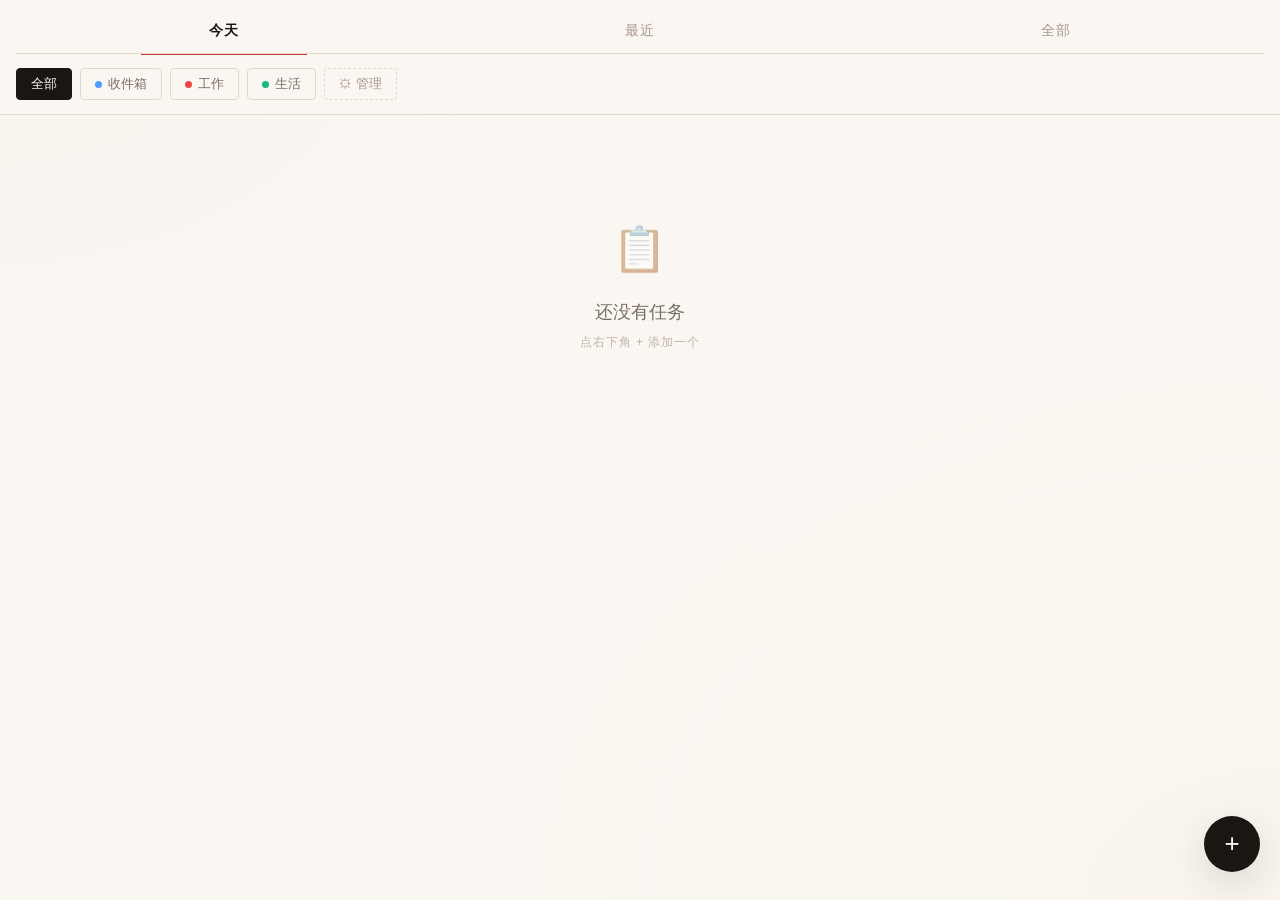
<file: index.html>
<!DOCTYPE html>
<html lang="zh-CN">
<head>
  <meta charset="UTF-8">
  <meta name="viewport" content="width=device-width, initial-scale=1.0, maximum-scale=1.0, user-scalable=no, viewport-fit=cover">
  <meta name="theme-color" content="#FAF7F2" media="(prefers-color-scheme: light)">
  <meta name="theme-color" content="#13100D" media="(prefers-color-scheme: dark)">
  <meta name="apple-mobile-web-app-capable" content="yes">
  <meta name="apple-mobile-web-app-status-bar-style" content="default">
  <title>待办清单</title>
  <link rel="manifest" href="manifest.json">
  <link rel="icon" type="image/png" sizes="192x192" href="icons/icon-192.png">
  <link rel="apple-touch-icon" href="icons/icon-192.png">
  <link rel="stylesheet" href="style.css">
</head>
<body>
  <header class="app-header">
    <nav class="view-tabs" id="viewTabs">
      <button class="tab active" data-view="today">今天</button>
      <button class="tab" data-view="upcoming">最近</button>
      <button class="tab" data-view="all">全部</button>
    </nav>
  </header>

  <div class="list-filter" id="listFilter"></div>

  <main class="task-container" id="taskContainer">
    <ul class="task-list" id="taskList"></ul>
    <div class="empty-state" id="emptyState" hidden>
      <div class="empty-icon">📋</div>
      <p class="empty-text">还没有任务</p>
      <p class="empty-hint">点右下角 + 添加一个</p>
    </div>
  </main>

  <button class="fab" id="fab" aria-label="新增任务">+</button>

  <!-- 新增/编辑任务弹窗 -->
  <div class="modal-backdrop" id="taskModal" hidden>
    <div class="modal-sheet">
      <div class="modal-header">
        <h2 id="modalTitle">新建任务</h2>
        <button class="icon-btn" id="closeModal" aria-label="关闭">×</button>
      </div>
      <form id="taskForm">
        <input type="hidden" id="taskId">
        <div class="field">
          <input type="text" id="taskTitle" placeholder="要做什么？" required autocomplete="off" maxlength="200">
        </div>
        <div class="field">
          <label>清单</label>
          <select id="taskList-select"></select>
        </div>
        <div class="field" id="dateField">
          <label id="dateFieldLabel">截止日期</label>
          <div class="date-row">
            <input type="date" id="taskDate">
            <button type="button" class="chip-btn" id="clearDate">清除</button>
          </div>
          <div class="quick-dates">
            <button type="button" class="chip-btn" data-quick="today">今天</button>
            <button type="button" class="chip-btn" data-quick="tomorrow">明天</button>
            <button type="button" class="chip-btn" data-quick="week">下周</button>
          </div>
        </div>
        <div class="field recurring-field">
          <label>重复</label>
          <div class="segment" id="recurringSegment" role="radiogroup">
            <button type="button" class="seg-btn active" data-recurring="none" role="radio" aria-checked="true">无</button>
            <button type="button" class="seg-btn" data-recurring="daily" role="radio" aria-checked="false">每日</button>
            <button type="button" class="seg-btn" data-recurring="followup" role="radio" aria-checked="false">顺延</button>
          </div>
          <div class="recurring-hint" id="recurringHint"></div>
        </div>
        <div class="field">
          <label>优先级</label>
          <div class="priority-row" id="priorityRow">
            <button type="button" class="prio-btn" data-prio="1">P1</button>
            <button type="button" class="prio-btn" data-prio="2">P2</button>
            <button type="button" class="prio-btn" data-prio="3">P3</button>
            <button type="button" class="prio-btn active" data-prio="4">无</button>
          </div>
        </div>
        <div class="modal-actions">
          <button type="button" class="btn-danger" id="deleteTaskBtn" hidden>删除</button>
          <button type="submit" class="btn-primary">保存</button>
        </div>
      </form>
    </div>
  </div>

  <!-- 清单管理弹窗 -->
  <div class="modal-backdrop" id="listModal" hidden>
    <div class="modal-sheet">
      <div class="modal-header">
        <h2>管理清单</h2>
        <button class="icon-btn" id="closeListModal" aria-label="关闭">×</button>
      </div>
      <ul class="list-manage" id="listManage"></ul>
      <form id="listForm">
        <div class="field">
          <input type="text" id="newListName" placeholder="新清单名称" maxlength="20" autocomplete="off">
        </div>
        <div class="field">
          <label>颜色</label>
          <div class="color-row" id="colorRow"></div>
        </div>
        <div class="modal-actions">
          <button type="button" class="btn-ghost" id="cancelEditListBtn" hidden>取消</button>
          <button type="submit" class="btn-primary" id="listSubmitBtn">添加清单</button>
        </div>
      </form>
      <div class="divider"></div>
      <div class="data-actions">
        <div class="data-title">数据备份</div>
        <div class="data-hint">导出后建议传到微信收藏，换手机或清缓存前务必备份</div>
        <div class="modal-actions">
          <button type="button" class="btn-ghost" id="importBtn">导入</button>
          <button type="button" class="btn-ghost" id="exportBtn">导出</button>
        </div>
        <input type="file" id="importFile" accept="application/json,.json" hidden>
        <div class="version-line" id="versionLine">—</div>
      </div>
    </div>
  </div>

  <!-- 确认弹窗 -->
  <div class="modal-backdrop" id="confirmModal" hidden>
    <div class="modal-sheet confirm-sheet">
      <h2 class="confirm-title" id="confirmTitle">确认</h2>
      <p class="confirm-msg" id="confirmMsg"></p>
      <div class="modal-actions">
        <button type="button" class="btn-ghost" id="confirmCancel">取消</button>
        <button type="button" class="btn-primary btn-confirm" id="confirmOk">确定</button>
      </div>
    </div>
  </div>

  <!-- 顺延弹窗 -->
  <div class="modal-backdrop" id="followupModal" hidden>
    <div class="modal-sheet confirm-sheet followup-sheet">
      <h2 class="confirm-title">下次什么时候做？</h2>
      <p class="confirm-msg">选择顺延天数，或结束这个任务</p>
      <div class="followup-actual">
        <label for="followupActualDate">实际完成日期</label>
        <input type="date" id="followupActualDate">
        <div class="followup-actual-hint">不是今天完成的？改成实际日期，下次提醒会从这天起算</div>
      </div>
      <div class="followup-grid" id="followupGrid">
        <button type="button" class="fu-btn" data-days="1">1 天后</button>
        <button type="button" class="fu-btn" data-days="2">2 天后</button>
        <button type="button" class="fu-btn" data-days="3">3 天后</button>
        <button type="button" class="fu-btn" data-days="5">5 天后</button>
        <button type="button" class="fu-btn" data-days="7">7 天后</button>
        <button type="button" class="fu-btn fu-custom" data-days="custom">自定义</button>
      </div>
      <div class="followup-custom" id="followupCustomWrap" hidden>
        <input type="number" id="followupCustomInput" min="1" max="365" placeholder="输入天数" inputmode="numeric">
        <button type="button" class="chip-btn" id="followupCustomOk">确定</button>
      </div>
      <div class="modal-actions">
        <button type="button" class="btn-ghost" id="followupCancel">取消</button>
        <button type="button" class="btn-danger" id="followupEnd">结束任务</button>
      </div>
    </div>
  </div>

  <script src="app.js"></script>
</body>
</html>
</file>
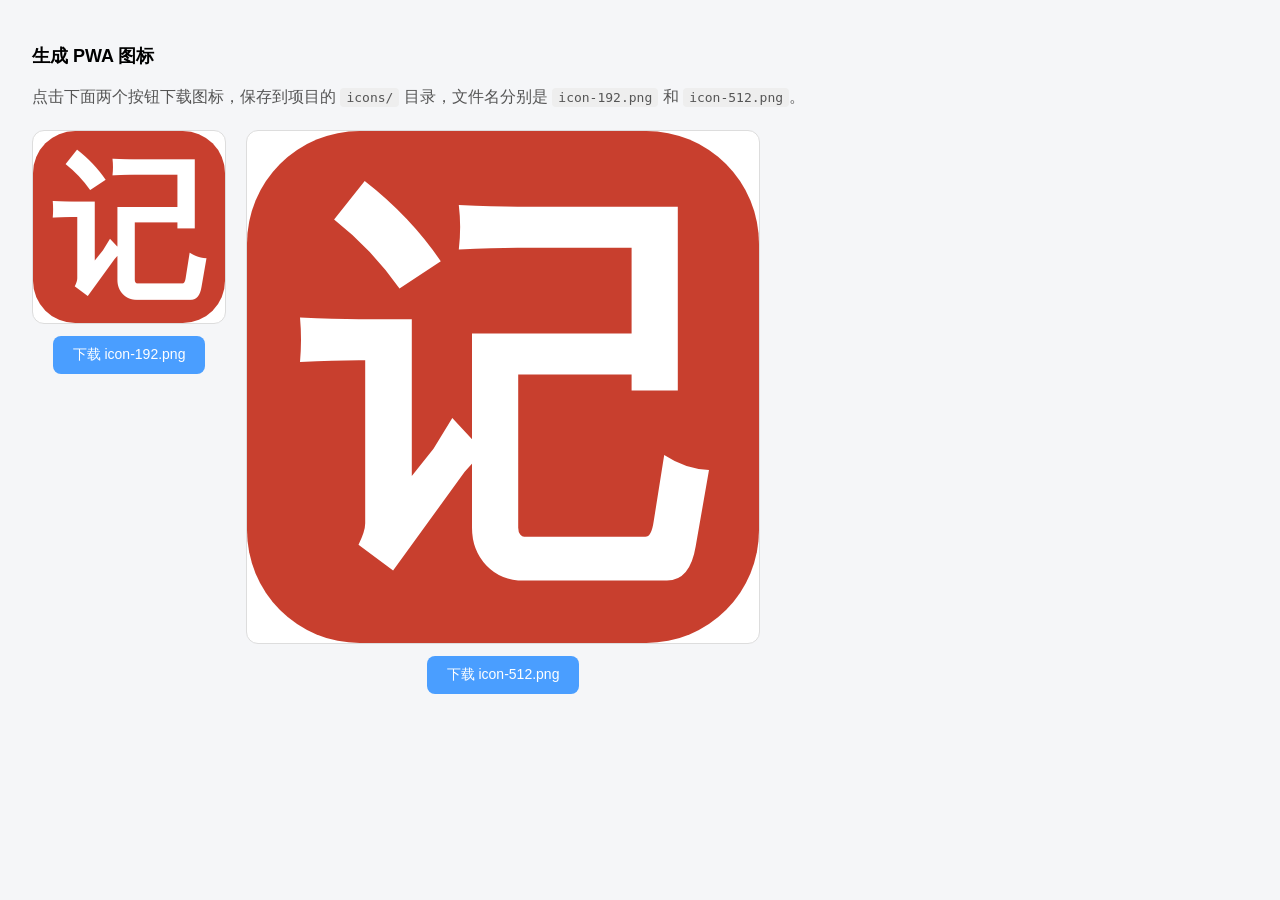
<file: icon-gen.html>
<!DOCTYPE html>
<html lang="zh-CN">

<head>
  <meta charset="UTF-8">
  <title>生成图标</title>
  <style>
    body {
      font-family: -apple-system, "Microsoft YaHei", sans-serif;
      padding: 24px;
      background: #f5f6f8;
    }

    h1 {
      font-size: 18px;
    }

    p {
      color: #555;
      line-height: 1.6;
    }

    .row {
      display: flex;
      gap: 20px;
      flex-wrap: wrap;
      margin: 20px 0;
    }

    .col {
      text-align: center;
    }

    canvas {
      border: 1px solid #ddd;
      border-radius: 12px;
      background: #fff;
    }

    button {
      padding: 10px 20px;
      font-size: 14px;
      background: #4a9eff;
      color: #fff;
      border: none;
      border-radius: 8px;
      cursor: pointer;
      margin-top: 8px;
    }

    button:hover {
      opacity: 0.9;
    }

    code {
      background: #eee;
      padding: 2px 6px;
      border-radius: 4px;
    }
  </style>
</head>

<body>
  <h1>生成 PWA 图标</h1>
  <p>点击下面两个按钮下载图标，保存到项目的 <code>icons/</code> 目录，文件名分别是 <code>icon-192.png</code> 和 <code>icon-512.png</code>。</p>

  <div class="row">
    <div class="col">
      <canvas id="c192" width="192" height="192"></canvas>
      <br><button onclick="download(192)">下载 icon-192.png</button>
    </div>
    <div class="col">
      <canvas id="c512" width="512" height="512"></canvas>
      <br><button onclick="download(512)">下载 icon-512.png</button>
    </div>
  </div>

  <script>
    function draw(size) {
      const canvas = document.getElementById('c' + size);
      const ctx = canvas.getContext('2d');
      const r = size * 0.22;

      // 焦糖红纯色底
      ctx.fillStyle = '#C83F2E';
      roundRect(ctx, 0, 0, size, size, r);
      ctx.fill();

      // 白色"记"字
      ctx.fillStyle = '#FFFFFF';
      ctx.font = `600 ${size * 0.80}px -apple-system, "PingFang SC", "Microsoft YaHei", sans-serif`;
      ctx.textAlign = 'center';
      ctx.textBaseline = 'middle';
      ctx.fillText('记', size / 2, size / 2 + size * 0.07);
    }

    function roundRect(ctx, x, y, w, h, r) {
      ctx.beginPath();
      ctx.moveTo(x + r, y);
      ctx.arcTo(x + w, y, x + w, y + h, r);
      ctx.arcTo(x + w, y + h, x, y + h, r);
      ctx.arcTo(x, y + h, x, y, r);
      ctx.arcTo(x, y, x + w, y, r);
      ctx.closePath();
    }

    function download(size) {
      const canvas = document.getElementById('c' + size);
      const a = document.createElement('a');
      a.href = canvas.toDataURL('image/png');
      a.download = `icon-${size}.png`;
      a.click();
    }

    draw(192);
    draw(512);
  </script>
</body>

</html>
</file>
<file: style.css>
:root {
  /* 主调：象牙纸 + 焦糖红 */
  --paper: #FAF7F2;
  --paper-deep: #F2EDE3;
  --ink: #1A1612;
  --ink-muted: #7A6E63;
  --ink-faint: #A89586;
  --rule: #E4D9C7;
  --surface: #FFFFFF;
  --surface-2: #F2EDE3;
  --accent: #C83F2E;
  --accent-soft: #E8895C;
  --prio1: #C83F2E;
  --prio2: #D48B2A;
  --prio3: #4A6C8C;
  --prio4: #A89586;
  --shadow-sm: 0 1px 2px rgba(44, 30, 18, 0.04);
  --shadow-md: 0 4px 16px rgba(44, 30, 18, 0.08);
  --shadow-lg: 0 12px 40px rgba(44, 30, 18, 0.14);
  --safe-top: env(safe-area-inset-top, 0px);
  --safe-bottom: env(safe-area-inset-bottom, 0px);

  --font-sans: -apple-system, BlinkMacSystemFont, "PingFang SC", "HarmonyOS Sans SC", "Microsoft YaHei", "Noto Sans SC", sans-serif;
}

@media (prefers-color-scheme: dark) {
  :root {
    --paper: #13100D;
    --paper-deep: #1C1814;
    --ink: #F5EBE0;
    --ink-muted: #A89586;
    --ink-faint: #7A6E63;
    --rule: #2B251E;
    --surface: #1C1814;
    --surface-2: #252019;
    --accent: #E8895C;
    --accent-soft: #F0A57C;
    --prio1: #E8895C;
    --prio2: #E8B45C;
    --prio3: #7FA4C4;
    --prio4: #7A6E63;
    --shadow-sm: 0 1px 2px rgba(0, 0, 0, 0.3);
    --shadow-md: 0 4px 16px rgba(0, 0, 0, 0.35);
    --shadow-lg: 0 12px 40px rgba(0, 0, 0, 0.5);
  }
}

* {
  box-sizing: border-box;
  -webkit-tap-highlight-color: transparent;
}

[hidden] { display: none !important; }

html, body {
  margin: 0;
  padding: 0;
  height: 100%;
  overflow: hidden;
}

body {
  font-family: var(--font-sans);
  background: var(--paper);
  color: var(--ink);
  font-size: 15px;
  line-height: 1.55;
  letter-spacing: 0.01em;
  display: flex;
  flex-direction: column;
  overscroll-behavior: none;
  /* 纸质纹理：极淡的噪点渐变 */
  background-image:
    radial-gradient(ellipse at top left, rgba(200, 63, 46, 0.025) 0%, transparent 40%),
    radial-gradient(ellipse at bottom right, rgba(212, 139, 42, 0.02) 0%, transparent 50%);
}

/* ===== 顶部 ===== */
.app-header {
  background: var(--paper);
  padding-top: var(--safe-top);
  flex-shrink: 0;
  position: relative;
}

.app-header::after {
  content: "";
  position: absolute;
  left: 16px;
  right: 16px;
  bottom: 0;
  height: 1px;
  background: var(--rule);
}

.view-tabs {
  display: flex;
  padding: 14px 16px 0;
  justify-content: space-between;
}

.tab {
  flex: 1;
  padding: 8px 0 14px;
  background: transparent;
  border: none;
  color: var(--ink-faint);
  font-size: 14px;
  font-weight: 500;
  cursor: pointer;
  position: relative;
  letter-spacing: 0.08em;
  transition: color 0.2s;
  font-family: inherit;
  text-align: center;
}

.tab::after {
  content: "";
  position: absolute;
  left: 50%;
  bottom: -1px;
  width: 0;
  height: 2px;
  background: var(--accent);
  transition: width 0.25s ease, left 0.25s ease;
}

.tab.active {
  color: var(--ink);
  font-weight: 600;
}

.tab.active::after {
  width: 40%;
  left: 30%;
}

/* ===== 清单筛选 ===== */
.list-filter {
  display: flex;
  gap: 8px;
  padding: 14px 16px;
  overflow-x: auto;
  background: var(--paper);
  flex-shrink: 0;
  scrollbar-width: none;
  border-bottom: 1px solid var(--rule);
}

.list-filter::-webkit-scrollbar { display: none; }

.list-chip {
  padding: 6px 14px;
  border-radius: 4px;
  background: transparent;
  border: 1px solid var(--rule);
  color: var(--ink-muted);
  font-size: 13px;
  white-space: nowrap;
  cursor: pointer;
  display: inline-flex;
  align-items: center;
  gap: 6px;
  font-family: inherit;
  transition: all 0.15s;
}

.list-chip:active {
  transform: scale(0.97);
}

.list-chip.active {
  background: var(--ink);
  color: var(--paper);
  border-color: var(--ink);
}

.list-chip .dot {
  width: 7px;
  height: 7px;
  border-radius: 50%;
  display: inline-block;
}

.list-chip.manage {
  border-style: dashed;
  color: var(--ink-faint);
}

/* ===== 任务列表 ===== */
.task-container {
  flex: 1;
  overflow-y: auto;
  padding: 0 0 140px;
  -webkit-overflow-scrolling: touch;
}

.task-list {
  list-style: none;
  margin: 0;
  padding: 0;
}

.task-item {
  display: flex;
  align-items: flex-start;
  gap: 14px;
  padding: 18px 20px 18px 16px;
  background: transparent;
  cursor: pointer;
  position: relative;
  transition: background 0.15s, border-bottom-color 0.2s;
  border-bottom: 2px solid var(--prio4);
}

/* 左侧优先级色条 */
.task-item::before {
  content: "";
  position: absolute;
  left: 0;
  top: 18px;
  bottom: 18px;
  width: 3px;
  background: var(--prio4);
  border-radius: 0 2px 2px 0;
  transition: background 0.2s;
}

.task-item:has(.task-check[data-prio="1"])::before { background: var(--prio1); }
.task-item:has(.task-check[data-prio="2"])::before { background: var(--prio2); }
.task-item:has(.task-check[data-prio="3"])::before { background: var(--prio3); }

.task-item:has(.task-check[data-prio="1"]) { border-bottom-color: var(--prio1); }
.task-item:has(.task-check[data-prio="2"]) { border-bottom-color: var(--prio2); }
.task-item:has(.task-check[data-prio="3"]) { border-bottom-color: var(--prio3); }

.task-item:active {
  background: var(--paper-deep);
}

.task-check {
  flex-shrink: 0;
  width: 22px;
  height: 22px;
  border-radius: 5px;
  border: 1.5px solid var(--ink-faint);
  background: transparent;
  cursor: pointer;
  margin-top: 2px;
  display: inline-flex;
  align-items: center;
  justify-content: center;
  padding: 0;
  transition: all 0.2s;
  position: relative;
}

.task-check::after {
  content: "";
  width: 12px;
  height: 6px;
  border-left: 2px solid var(--paper);
  border-bottom: 2px solid var(--paper);
  transform: rotate(-45deg) scale(0);
  margin-top: -3px;
  transition: transform 0.2s cubic-bezier(0.22, 1.3, 0.36, 1);
}

.task-item.done .task-check {
  background: var(--accent);
  border-color: var(--accent);
}

.task-item.done .task-check::after {
  transform: rotate(-45deg) scale(1);
}

.task-body {
  flex: 1;
  min-width: 0;
}

.task-title-wrap {
  display: block;
}

.task-title {
  font-size: 15px;
  word-break: break-word;
  line-height: 1.5;
  position: relative;
  display: inline;
  background-image: linear-gradient(var(--ink-faint), var(--ink-faint));
  background-repeat: no-repeat;
  background-size: 0 1px;
  background-position: 0 60%;
  transition: background-size 0.4s ease, color 0.4s ease;
}

.task-item.done .task-title {
  color: var(--ink-faint);
  background-size: 100% 1px;
}

.task-meta {
  margin-top: 6px;
  font-size: 12px;
  color: var(--ink-muted);
  display: flex;
  gap: 14px;
  flex-wrap: wrap;
  align-items: baseline;
}

.task-meta .date,
.task-meta .created {
  display: inline-flex;
  align-items: baseline;
  gap: 4px;
}

.task-meta .date-label,
.task-meta .created-label {
  font-size: 10px;
  letter-spacing: 0.14em;
  text-transform: uppercase;
  color: var(--ink-faint);
}

.task-meta .date-value,
.task-meta .created-value {
  font-size: 12px;
  color: var(--ink-muted);
  font-feature-settings: "tnum" 1;
}

.task-meta .date.overdue .date-value {
  color: var(--accent);
  font-weight: 600;
}

.task-meta .created .created-value {
  color: var(--ink-faint);
  opacity: 0.85;
}

.task-meta .list-tag {
  display: inline-flex;
  align-items: center;
  gap: 5px;
  font-size: 12px;
  color: var(--ink-muted);
}

.task-meta .list-tag .dot {
  width: 6px;
  height: 6px;
  border-radius: 50%;
}

.task-meta .streak {
  display: inline-flex;
  align-items: baseline;
  font-size: 12px;
  color: var(--accent);
  font-feature-settings: "tnum" 1;
  letter-spacing: 0.02em;
}

.task-meta .streak-empty {
  color: var(--ink-faint);
  font-size: 10px;
  letter-spacing: 0.14em;
  text-transform: uppercase;
}

.task-item.done .task-meta .streak {
  color: var(--ink-faint);
}

/* ===== 重复类型分段控件 ===== */
.recurring-field .segment {
  display: flex;
  gap: 6px;
  background: var(--surface-2);
  border-radius: 8px;
  padding: 4px;
}

.seg-btn {
  flex: 1;
  padding: 8px 0;
  background: transparent;
  border: none;
  border-radius: 6px;
  color: var(--ink-muted);
  font-size: 13px;
  font-weight: 500;
  letter-spacing: 0.08em;
  cursor: pointer;
  font-family: inherit;
  transition: all 0.15s;
}

.seg-btn.active {
  background: var(--surface);
  color: var(--ink);
  box-shadow: var(--shadow-sm);
}

.recurring-hint {
  margin-top: 8px;
  font-size: 12px;
  color: var(--ink-faint);
  letter-spacing: 0.02em;
  min-height: 16px;
}

/* ===== 顺延弹窗 ===== */
.followup-sheet {
  max-width: 380px;
}

.followup-actual {
  margin: 14px 0 4px;
}

.followup-actual label {
  display: block;
  font-size: 13px;
  color: var(--ink-muted);
  margin-bottom: 6px;
  letter-spacing: 0.04em;
}

.followup-actual input[type="date"] {
  width: 100%;
  padding: 10px 12px;
  font-size: 15px;
  background: var(--surface-2);
  border: 1px solid transparent;
  border-radius: 8px;
  color: var(--ink);
  font-family: inherit;
}

.followup-actual input[type="date"]:focus {
  outline: none;
  border-color: var(--accent);
  background: var(--surface);
}

.followup-actual-hint {
  margin-top: 6px;
  font-size: 11px;
  color: var(--ink-faint);
  letter-spacing: 0.02em;
  line-height: 1.5;
}

.followup-grid {
  display: grid;
  grid-template-columns: repeat(3, 1fr);
  gap: 8px;
  margin: 14px 0 4px;
}

.fu-btn {
  padding: 12px 0;
  background: var(--surface-2);
  border: 1px solid transparent;
  border-radius: 8px;
  color: var(--ink);
  font-size: 14px;
  font-weight: 500;
  letter-spacing: 0.04em;
  cursor: pointer;
  font-family: inherit;
  transition: all 0.15s;
}

.fu-btn:active {
  background: var(--rule);
  transform: scale(0.97);
}

.fu-btn.fu-custom {
  color: var(--ink-muted);
  border-style: dashed;
  border-color: var(--rule);
  background: transparent;
}

.followup-custom {
  display: flex;
  gap: 8px;
  margin: 10px 0 4px;
}

.followup-custom input[type="number"] {
  flex: 1;
  padding: 10px 12px;
  font-size: 15px;
  background: var(--surface-2);
  border: 1px solid transparent;
  border-radius: 8px;
  color: var(--ink);
  font-family: inherit;
  appearance: textfield;
}

.followup-custom input[type="number"]:focus {
  outline: none;
  border-color: var(--accent);
  background: var(--surface);
}

.followup-custom input::-webkit-outer-spin-button,
.followup-custom input::-webkit-inner-spin-button {
  -webkit-appearance: none;
  margin: 0;
}

/* ===== 每日重复开关 ===== */
/* ===== 清单管理列表 ===== */

/* ===== 空状态 ===== */
.empty-state {
  text-align: center;
  padding: 100px 20px;
  color: var(--ink-faint);
}

.empty-icon {
  font-size: 44px;
  margin-bottom: 16px;
  opacity: 0.5;
}

.empty-text {
  font-size: 18px;
  margin: 0 0 6px;
  color: var(--ink-muted);
}

.empty-hint {
  font-size: 12px;
  margin: 0;
  letter-spacing: 0.08em;
  text-transform: uppercase;
  opacity: 0.7;
}

/* ===== FAB ===== */
.fab {
  position: fixed;
  right: 20px;
  bottom: calc(28px + var(--safe-bottom));
  width: 56px;
  height: 56px;
  border-radius: 50%;
  background: var(--ink);
  color: var(--paper);
  font-size: 26px;
  border: none;
  box-shadow: var(--shadow-lg);
  cursor: pointer;
  z-index: 10;
  display: flex;
  align-items: center;
  justify-content: center;
  line-height: 1;
  padding: 0 0 2px 0;
  font-weight: 300;
  transition: transform 0.15s, background 0.2s;
}

.fab:active {
  transform: scale(0.92);
  background: var(--accent);
}

/* ===== 弹窗 ===== */
.modal-backdrop {
  position: fixed;
  inset: 0;
  background: rgba(26, 22, 18, 0.45);
  z-index: 100;
  display: flex;
  align-items: flex-end;
  justify-content: center;
  animation: fadeIn 0.2s;
  backdrop-filter: blur(6px);
  -webkit-backdrop-filter: blur(6px);
}

@keyframes fadeIn {
  from { opacity: 0; }
  to { opacity: 1; }
}

.modal-sheet {
  width: 100%;
  max-width: 540px;
  background: var(--paper);
  border-radius: 20px 20px 0 0;
  padding: 20px 20px calc(20px + var(--safe-bottom));
  max-height: 90vh;
  overflow-y: auto;
  animation: slideUp 0.3s cubic-bezier(0.32, 0.72, 0, 1);
  box-shadow: var(--shadow-lg);
  position: relative;
}

.modal-sheet::before {
  content: "";
  position: absolute;
  top: 8px;
  left: 50%;
  transform: translateX(-50%);
  width: 36px;
  height: 4px;
  border-radius: 2px;
  background: var(--rule);
}

@keyframes slideUp {
  from { transform: translateY(100%); }
  to { transform: translateY(0); }
}

.modal-header {
  display: flex;
  align-items: center;
  justify-content: space-between;
  margin: 12px 0 18px;
}

.modal-header h2 {
  margin: 0;
  font-size: 19px;
  font-weight: 600;
  letter-spacing: -0.01em;
}

.icon-btn {
  background: transparent;
  border: none;
  color: var(--ink-faint);
  font-size: 22px;
  line-height: 1;
  width: 32px;
  height: 32px;
  cursor: pointer;
  padding: 0;
}

.icon-btn:active {
  color: var(--ink);
}

/* ===== 表单 ===== */
.field {
  margin-bottom: 16px;
}

.field label {
  display: block;
  font-size: 10px;
  font-weight: 600;
  color: var(--ink-faint);
  margin-bottom: 8px;
  letter-spacing: 0.14em;
  text-transform: uppercase;
}

.field input[type="text"],
.field input[type="date"],
.field select {
  width: 100%;
  padding: 12px 14px;
  font-size: 15px;
  background: var(--surface-2);
  border: 1px solid transparent;
  border-radius: 8px;
  color: var(--ink);
  font-family: inherit;
  transition: border-color 0.15s, background 0.15s;
}

.field input[type="text"]:focus,
.field input[type="date"]:focus,
.field select:focus {
  outline: none;
  border-color: var(--accent);
  background: var(--surface);
}

#taskTitle {
  font-size: 17px;
  font-weight: 500;
  padding: 14px 16px;
}

#taskTitle::placeholder {
  color: var(--ink-faint);
  font-weight: 400;
}

.date-row {
  display: flex;
  gap: 8px;
}

.date-row input[type="date"] {
  flex: 1;
  font-size: 15px;
}

.quick-dates {
  display: flex;
  gap: 6px;
  margin-top: 10px;
}

.chip-btn {
  padding: 6px 14px;
  font-size: 12px;
  background: transparent;
  border: 1px solid var(--rule);
  border-radius: 4px;
  color: var(--ink-muted);
  cursor: pointer;
  letter-spacing: 0.08em;
  font-family: inherit;
  transition: all 0.15s;
}

.chip-btn:active {
  border-color: var(--ink);
  color: var(--ink);
}

.priority-row {
  display: flex;
  gap: 8px;
}

.prio-btn {
  flex: 1;
  padding: 12px 0;
  background: transparent;
  border: 1px solid var(--rule);
  border-radius: 6px;
  color: var(--ink-muted);
  font-size: 13px;
  font-weight: 600;
  letter-spacing: 0.08em;
  cursor: pointer;
  font-family: inherit;
  transition: all 0.15s;
}

.prio-btn[data-prio="1"] { color: var(--prio1); }
.prio-btn[data-prio="2"] { color: var(--prio2); }
.prio-btn[data-prio="3"] { color: var(--prio3); }
.prio-btn[data-prio="4"] { color: var(--prio4); }

.prio-btn.active {
  background: var(--surface-2);
  border-width: 1.5px;
}
.prio-btn.active[data-prio="1"] { border-color: var(--prio1); }
.prio-btn.active[data-prio="2"] { border-color: var(--prio2); }
.prio-btn.active[data-prio="3"] { border-color: var(--prio3); }
.prio-btn.active[data-prio="4"] { border-color: var(--prio4); }

/* ===== 颜色选择 ===== */
.color-row {
  display: flex;
  gap: 12px;
  flex-wrap: wrap;
}

.color-btn {
  width: 30px;
  height: 30px;
  border-radius: 50%;
  border: 2px solid transparent;
  padding: 0;
  cursor: pointer;
  position: relative;
  transition: transform 0.15s;
}

.color-btn::after {
  content: "";
  position: absolute;
  inset: -4px;
  border-radius: 50%;
  border: 1.5px solid transparent;
  transition: border-color 0.2s;
}

.color-btn.active::after {
  border-color: var(--ink);
}

.color-btn:active {
  transform: scale(0.9);
}

/* ===== 按钮 ===== */
.modal-actions {
  display: flex;
  gap: 10px;
  margin-top: 24px;
}

.btn-primary {
  flex: 1;
  padding: 14px;
  background: var(--ink);
  color: var(--paper);
  border: none;
  border-radius: 8px;
  font-size: 14px;
  font-weight: 600;
  letter-spacing: 0.1em;
  cursor: pointer;
  font-family: inherit;
  transition: background 0.15s, transform 0.1s;
}

.btn-primary:active {
  transform: scale(0.98);
  background: var(--accent);
}

.btn-danger {
  padding: 14px 22px;
  background: transparent;
  color: var(--accent);
  border: 1px solid var(--accent);
  border-radius: 8px;
  font-size: 14px;
  font-weight: 600;
  letter-spacing: 0.1em;
  cursor: pointer;
  font-family: inherit;
  transition: all 0.15s;
}

.btn-danger:active {
  background: var(--accent);
  color: var(--paper);
}

.btn-ghost {
  flex: 1;
  padding: 14px;
  background: var(--surface-2);
  color: var(--ink);
  border: none;
  border-radius: 8px;
  font-size: 14px;
  font-weight: 500;
  letter-spacing: 0.08em;
  cursor: pointer;
  font-family: inherit;
  transition: all 0.15s;
}

.btn-ghost:active {
  background: var(--rule);
}

/* ===== 清单管理列表 ===== */
.list-manage {
  list-style: none;
  margin: 0 0 20px;
  padding: 0;
}

.list-manage li {
  display: flex;
  align-items: center;
  gap: 12px;
  padding: 12px 14px;
  background: var(--surface-2);
  border-radius: 8px;
  margin-bottom: 6px;
  transition: background 0.15s;
}

.list-manage li:active {
  background: var(--rule);
}

.list-manage .dot {
  width: 12px;
  height: 12px;
  border-radius: 50%;
  display: inline-block;
  flex-shrink: 0;
  box-shadow: 0 0 0 3px var(--surface);
}

.list-manage .name {
  flex: 1;
  font-size: 15px;
  color: var(--ink);
}

.list-manage .count {
  font-size: 13px;
  color: var(--ink-faint);
  font-feature-settings: "tnum" 1;
}

.list-manage .edit-btn,
.list-manage .remove-btn {
  background: transparent;
  border: none;
  cursor: pointer;
  padding: 4px 8px;
  font-size: 16px;
  transition: color 0.15s;
}

.list-manage .edit-btn {
  color: var(--ink-faint);
}

.list-manage .edit-btn:active {
  color: var(--ink);
}

.list-manage .remove-btn {
  color: var(--accent);
  font-size: 18px;
}

.list-manage .remove-btn:disabled {
  color: var(--ink-faint);
  opacity: 0.3;
  cursor: not-allowed;
}

/* ===== 确认弹窗 ===== */
.confirm-sheet {
  border-radius: 16px;
  max-width: 360px;
  margin: auto;
  align-self: center;
  padding: 24px;
}

.modal-backdrop:has(.confirm-sheet) {
  align-items: center;
}

.confirm-sheet::before {
  display: none;
}

.confirm-title {
  margin: 0 0 10px;
  font-size: 17px;
  font-weight: 600;
}

.confirm-msg {
  margin: 0 0 22px;
  font-size: 14px;
  color: var(--ink-muted);
  line-height: 1.6;
  word-break: break-word;
  white-space: pre-wrap;
}

.btn-confirm.danger {
  background: var(--accent);
}

.btn-confirm.danger:active {
  background: var(--ink);
}

/* ===== 数据备份 ===== */
.divider {
  height: 1px;
  background: var(--rule);
  margin: 24px 0 18px;
}

.data-title {
  font-size: 15px;
  font-weight: 600;
  margin-bottom: 4px;
}

.data-hint {
  font-size: 12px;
  color: var(--ink-muted);
  line-height: 1.5;
  margin-bottom: 14px;
  letter-spacing: 0.02em;
}

.version-line {
  margin-top: 18px;
  padding-top: 14px;
  border-top: 1px solid var(--rule);
  text-align: center;
  font-size: 11px;
  color: var(--ink-faint);
  letter-spacing: 0.08em;
  font-feature-settings: "tnum" 1;
}

/* ===== 进场动画 ===== */
.task-item {
  animation: taskIn 0.3s ease-out backwards;
}

@keyframes taskIn {
  from { opacity: 0; transform: translateY(4px); }
  to { opacity: 1; transform: translateY(0); }
}

.task-item:nth-child(1) { animation-delay: 0.02s; }
.task-item:nth-child(2) { animation-delay: 0.04s; }
.task-item:nth-child(3) { animation-delay: 0.06s; }
.task-item:nth-child(4) { animation-delay: 0.08s; }
.task-item:nth-child(5) { animation-delay: 0.10s; }
.task-item:nth-child(n+6) { animation-delay: 0.12s; }

/* ===== iOS 日期输入修正 ===== */
input[type="date"] {
  min-height: 42px;
  appearance: none;
  -webkit-appearance: none;
}
</file>
